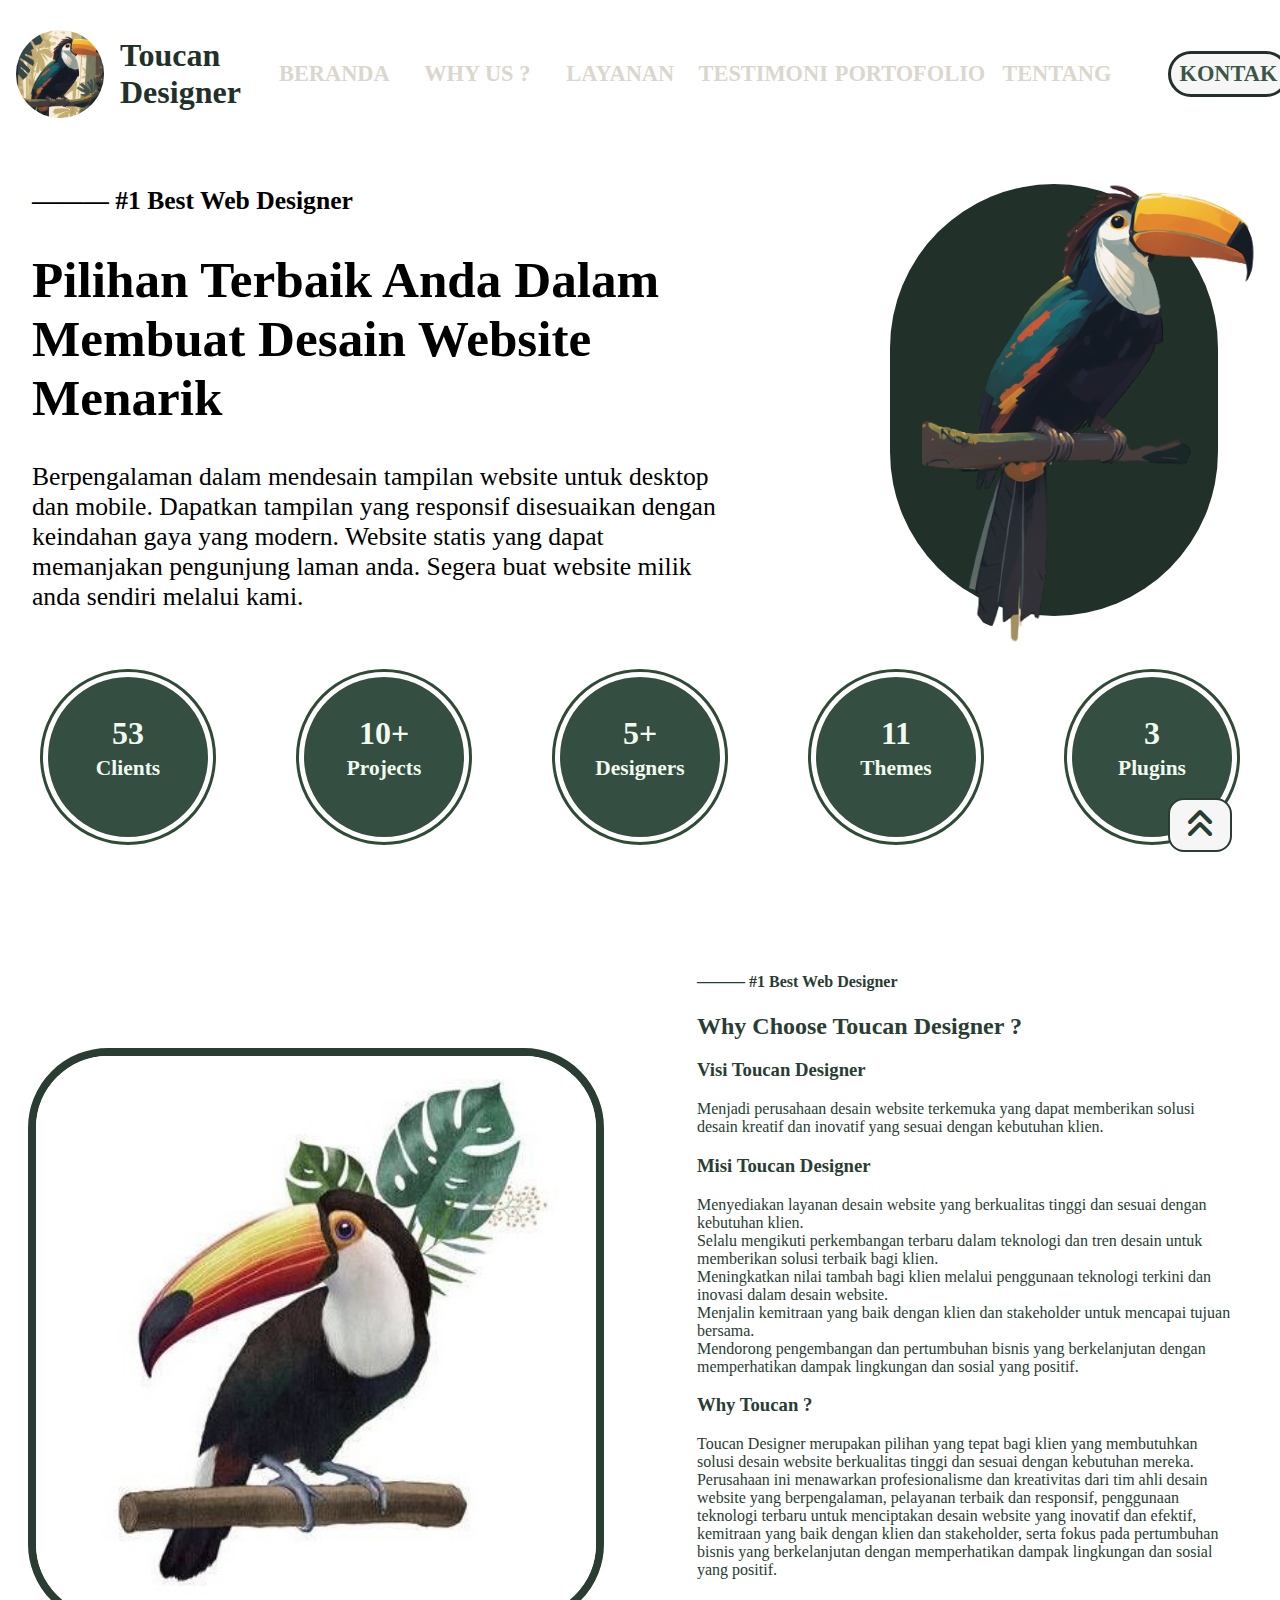
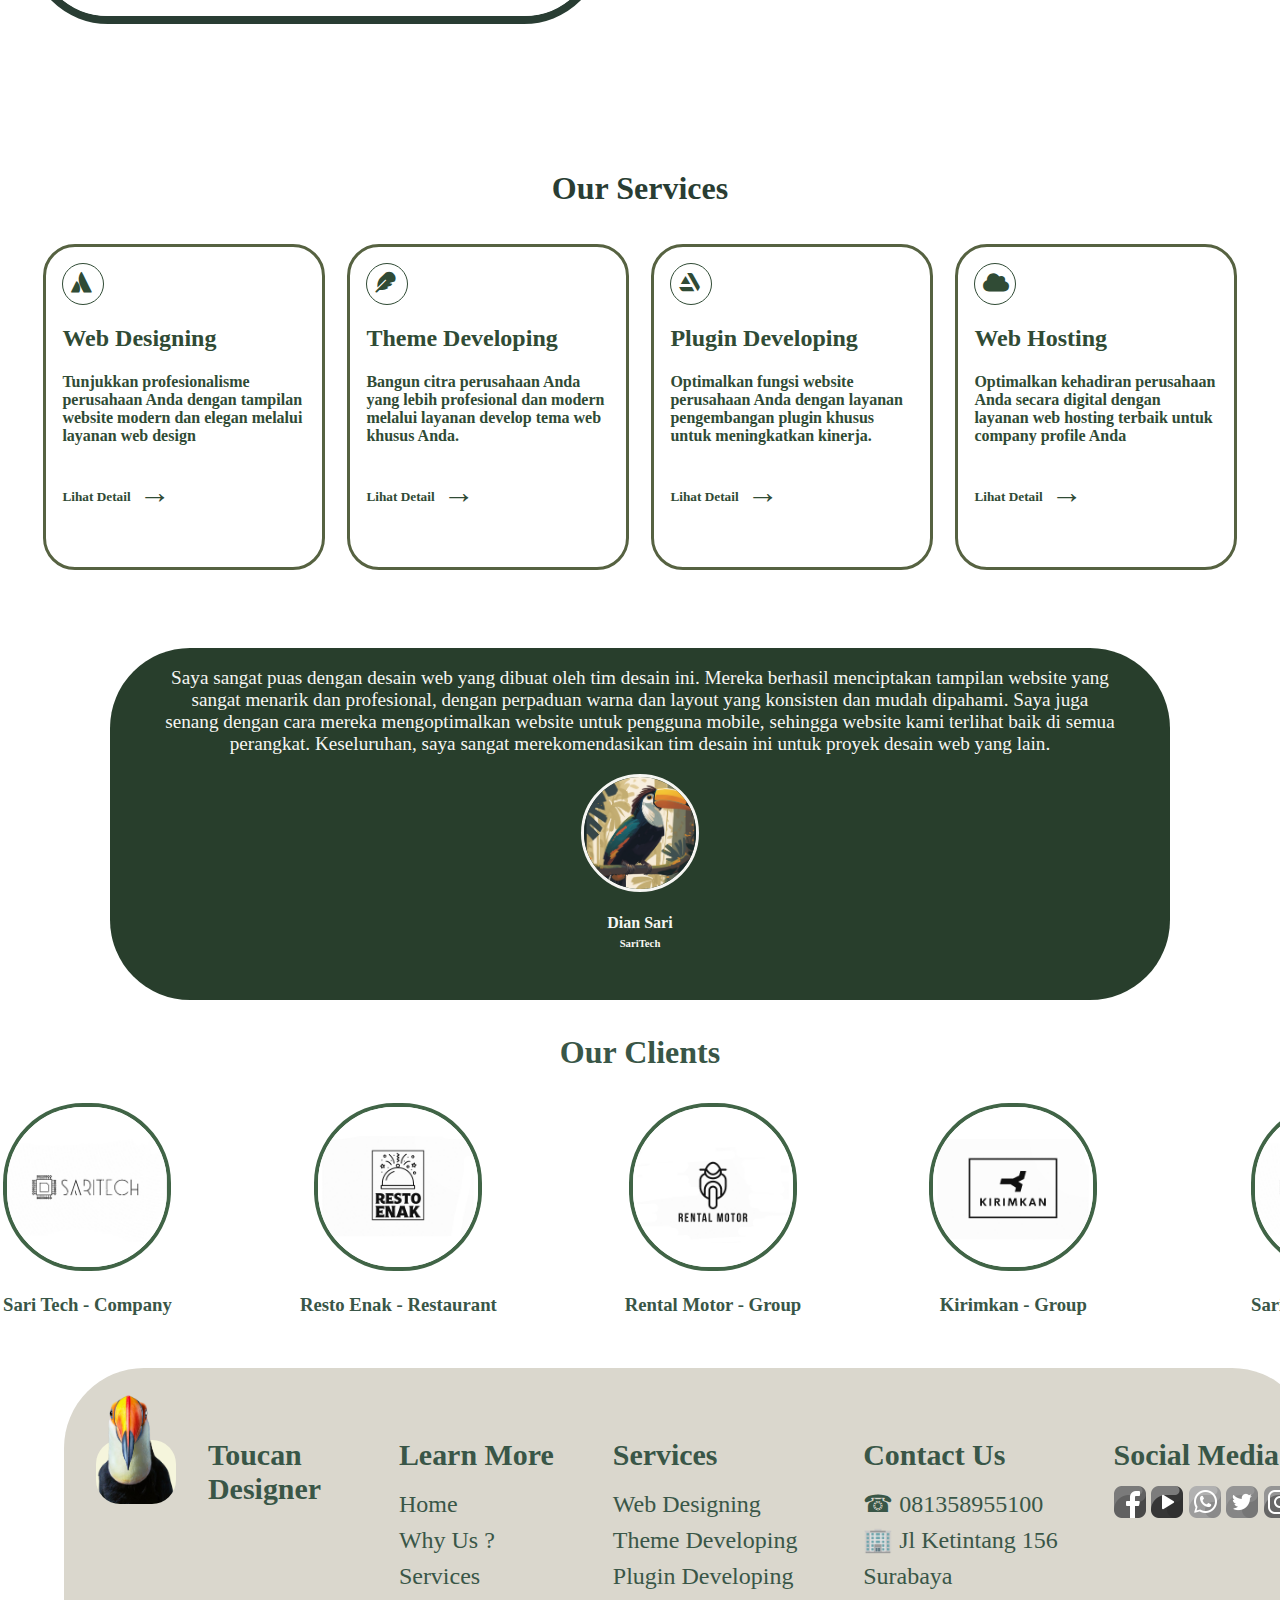
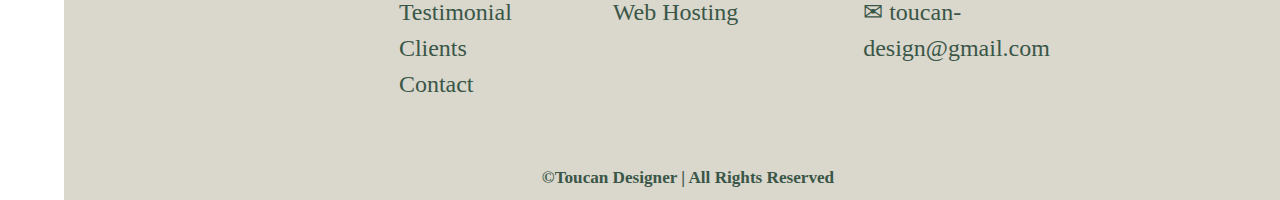
<file: index.html>
<!DOCTYPE html>
<html lang="en">

<head>
    <meta charset="UTF-8">
    <meta http-equiv="X-UA-Compatible" content="IE=edge">
    <meta name="viewport" content="width=device-width, initial-scale=1.0">
    <title>Toucan Designer - Beranda</title>
    <link rel="stylesheet" href="assets/css/style.css">
    <link rel="stylesheet" href="https://cdnjs.cloudflare.com/ajax/libs/font-awesome/6.2.0/css/all.min.css" />
</head>

<body>
    <nav>
        <div class="navbar" id="navbar">
            <div class="profile-pic">
                <img src="assets/toucan.png" alt="">
                <h1 style="margin-left: 1rem;">Toucan Designer</h1>
            </div>
            <div class="profile-nav">
                <div class="nav-content">
                    <a href="index.html">BERANDA</a>
                </div>
                <div class="nav-content">
                    <a href="#why-us">WHY US ?</a>
                </div>
                <div class="nav-content">
                    <a href="#services">LAYANAN</a>
                </div>
                <div class="nav-content">
                    <a href="#testimonial">TESTIMONI</a>
                </div>
                <div class="nav-content">
                    <a href="portofolio.html">PORTOFOLIO</a>
                </div>
                <div class="nav-content">
                    <a href="#contact">TENTANG</a>
                    <!-- <div class="dropdown">
                        <a href="contact-us.html">Kontak</a>
                    </div> -->
                </div>
                <div class="nav-content cek-nav-kontak nav-kontak">
                    <a href="contact-us.html">KONTAK</a>
                </div>
            </div>
            <div class="dropdown">
                <a href="contact-us.html">KONTAK</a>
            </div>
            <div class="menu-btn"><i class="fa-solid fa-bars fa-xl"></i></div>
        </div>
    </nav>
    <div class="home" id="home">
        <div class="beranda">
            <div class="kata">
                <h4>&mdash;&mdash;&mdash; #1 Best Web Designer</h4>
                <h1 style="font-weight: 900;">Pilihan Terbaik Anda Dalam Membuat Desain Website Menarik </h1>
                <p>Berpengalaman dalam mendesain tampilan website untuk desktop dan mobile. Dapatkan tampilan yang
                    responsif disesuaikan
                    dengan keindahan gaya yang modern. Website statis yang dapat memanjakan pengunjung laman anda.
                    Segera buat website milik
                    anda sendiri melalui kami.
                </p>
            </div>
            <div class="gambar">
                <div class="gambar-isi">
                    <img src="assets/no-bg-toucan.png" alt="">
                </div>
            </div>
        </div>
        <div class="ikon">
            <div class="ikon-luar">
                <div class="ikon-isi">
                    <h4 style="margin-top: 3.5rem;">53</h4>
                    <h6 style="margin-top: -0.5rem;">Clients</h6>
                </div>
            </div>
            <div class="ikon-luar">
                <div class="ikon-isi">
                    <h4 style="margin-top: 3.5rem;">10+</h4>
                    <h6 style="margin-top: -0.5rem;">Projects</h6>
                </div>
            </div>
            <div class="ikon-luar">
                <div class="ikon-isi">
                    <h4 style="margin-top: 3.5rem;">5+</h4>
                    <h6 style="margin-top: -0.5rem;">Designers</h6>
                </div>
            </div>
            <div class="ikon-luar">
                <div class="ikon-isi">
                    <h4 style="margin-top: 3.5rem;">11</h4>
                    <h6 style="margin-top: -0.5rem;">Themes</h6>
                </div>
            </div>
            <div class="ikon-luar">
                <div class="ikon-isi">
                    <h4 style="margin-top: 3.5rem;">3</h4>
                    <h6 style="margin-top: -0.5rem;">Plugins</h6>
                </div>
            </div>
        </div>
        
    </div>
    <!-- <hr color="#213129" size="2"> -->
    <div class="why-us" id="why-us">
        <div class="why-us-cover">
            <img src="assets/toucan-mid.jpg" alt="">
        </div>
        <div class="why-us-content">
            <div class="content-inside">
                <h4>&mdash;&mdash;&mdash; #1 Best Web Designer</h4>
                <h2>Why Choose Toucan Designer ?</h2>
                <h3>Visi Toucan Designer</h3>
                <p>
                    Menjadi perusahaan desain website
                    terkemuka yang dapat memberikan solusi desain kreatif dan inovatif yang sesuai dengan kebutuhan
                    klien.
                </p>
                <h3>Misi Toucan Designer</h3>
                <ul style="list-style-type: none;margin-left: -2.5rem;">
                    <li>Menyediakan layanan desain website yang berkualitas tinggi dan sesuai dengan kebutuhan klien.
                    </li>
                    <li>Selalu mengikuti perkembangan terbaru dalam teknologi dan tren desain untuk memberikan solusi
                        terbaik bagi klien.</li>
                    <li>Meningkatkan nilai tambah bagi klien melalui penggunaan teknologi terkini dan inovasi dalam
                        desain website.</li>
                    <li>
                        Menjalin kemitraan yang baik dengan klien dan stakeholder untuk mencapai tujuan bersama.
                    </li>
                    <li>
                        Mendorong pengembangan dan pertumbuhan bisnis yang berkelanjutan dengan memperhatikan dampak
                        lingkungan dan sosial yang positif.
                    </li>
                </ul>
                <h3>Why Toucan ?</h3>
                <p>
                    Toucan Designer merupakan pilihan yang tepat bagi klien yang membutuhkan solusi desain website
                    berkualitas tinggi
                    dan sesuai dengan kebutuhan mereka. Perusahaan ini menawarkan profesionalisme dan kreativitas dari
                    tim ahli desain
                    website yang berpengalaman, pelayanan terbaik dan responsif, penggunaan teknologi terbaru untuk
                    menciptakan desain
                    website yang inovatif dan efektif, kemitraan yang baik dengan klien dan stakeholder, serta fokus
                    pada pertumbuhan
                    bisnis yang berkelanjutan dengan memperhatikan dampak lingkungan dan sosial yang positif.
                </p>
            </div>
        </div>
    </div>
    <!-- <hr color="#293d33" size="2"> -->
    <div class="services" id="services">
        <h1 style="display:flex; justify-content: center;margin-top: 0.1rem;color: #293d33;">Our Services</h1>
        <div class="layanan">
            <div class="layanan-isi">
                <i class="fab fa-atlassian"></i>
                <h2>Web Designing</h2>
                <h4>Tunjukkan profesionalisme perusahaan Anda dengan tampilan website modern dan elegan melalui layanan
                    web design </h4>
                <div class="layanan-isi-arah">
                    <h5>Lihat Detail</h5>
                    <h1>&rarr;</h1>
                </div>
            </div>
            <div class="layanan-isi">
                <i class="fas fa-feather"></i>
                <h2>Theme Developing</h2>
                <h4>Bangun citra perusahaan Anda yang lebih profesional dan modern melalui layanan develop tema web
                    khusus Anda.</h4>
                <div class="layanan-isi-arah">
                    <h5>Lihat Detail</h5>
                    <h1>&rarr;</h1>
                </div>
            </div>
            <div class="layanan-isi">
                <i class="fab fa-artstation"></i>
                <h2>Plugin Developing</h2>
                <h4>Optimalkan fungsi website perusahaan Anda dengan layanan pengembangan plugin khusus untuk
                    meningkatkan kinerja.</h4>
                <div class="layanan-isi-arah">
                    <h5>Lihat Detail</h5>
                    <h1>&rarr;</h1>
                </div>
            </div>
            <div class="layanan-isi">
                <i class="fas fa-cloud"></i>
                <h2>Web Hosting</h2>
                <h4>Optimalkan kehadiran perusahaan Anda secara digital dengan layanan web hosting terbaik untuk company
                    profile Anda</h4>
                <div class="layanan-isi-arah">
                    <h5>Lihat Detail</h5>
                    <h1>&rarr;</h1>
                </div>
            </div>
        </div>
    </div>
    <div class="testimonial" id="testimonial">
        <div class="testimonial-isi">
            <p>
                Saya sangat puas dengan desain web yang dibuat oleh tim desain ini.
                Mereka berhasil menciptakan tampilan website yang sangat menarik dan profesional, dengan perpaduan
                warna dan layout yang konsisten dan mudah dipahami. Saya juga senang dengan cara mereka mengoptimalkan
                website untuk pengguna mobile, sehingga website kami terlihat baik di semua perangkat.
                Keseluruhan, saya sangat merekomendasikan tim desain ini untuk proyek desain web yang lain.
            </p>
            <img src="assets/toucan.png" alt="">
            <h4>Dian Sari</h4>
            <h6 style="margin-top: -1rem;">SariTech</h6>
        </div>
    </div>
    <!-- <hr color="#213129" size="2"> -->

    <div class="clients" id="clients">
        <h1 style="display:flex; justify-content: center;margin-top: 0.1rem;">Our Clients</h1>
        <div class="clients-slider">
            <div class="clients-content" style="margin-top: -1.3rem;">
                <div class="clients-detail">
                    <img src="assets/saritech.jpg" alt="">
                    <h3>Sari Tech - Company</h3>
                </div>
                <div class="clients-detail">
                    <img src="assets/restoenak.jpg" alt="">
                    <h3>Resto Enak - Restaurant</h3>
                </div>
                <div class="clients-detail">
                    <img src="assets/rentalmotor.jpg" alt="">
                    <h3>Rental Motor - Group</h3>
                </div>
                <div class="clients-detail">
                    <img src="assets/kirimkan.jpg" alt="">
                    <h3>Kirimkan - Group</h3>
                </div>
            </div>
        </div>
    </div>
    <footer id="contact">
        <div class="footer-contact">
            <div class="footer-logo">
                <div class="logo">
                    <img src="assets/logo.png" alt="">
                </div>
                <h3 style="margin-left: 2rem;">Toucan Designer</h3>
            </div>
            <div class="learn-more">
                <h3>Learn More</h3>
                <ul style="list-style-type: none;margin-left: -2.5rem;">
                    <li>
                        <a href="#home">Home</a>
                    </li>
                    <li>
                        <a href="#why-us">Why Us ?</a>
                    </li>
                    <li>
                        <a href="#services">Services</a>
                    </li>
                    <li>
                        <a href="#testimonial">Testimonial</a>
                    </li>
                    <li>
                        <a href="#clients">Clients</a>
                    </li>
                    <li>
                        <a href="#contact">Contact</a>
                    </li>
                </ul>
            </div>
            <div class="footer-services" style="width: 18%;">
                <h3>Services</h3>
                <ul style="list-style-type: none;margin-left: -2.5rem;">
                    <li>Web Designing</li>
                    <li>Theme Developing</li>
                    <li>Plugin Developing</li>
                    <li>Web Hosting</li>
                </ul>
            </div>
            <div class="contact-us" style="width: 18%;">
                <h3>Contact Us</h3>
                <ul style="list-style-type: none;margin-left: -2.5rem;">
                    <li>&#9742;&nbsp;081358955100</li>
                    <li>&#127970;&nbsp;Jl Ketintang 156 Surabaya</li>
                    <li>&#9993;&nbsp;toucan-design@gmail.com</li>
                </ul>
            </div>
            <div class="social-media">
                <h3>Social Media</h3>
                <ul style="list-style-type: none;margin-left: -2.5rem;" class="media-icon">
                    <li>
                        <img src="assets/facebook.png" alt="">
                    </li>
                    <li>
                        <img src="assets/youtube.png" alt="">
                    </li>
                    <li>
                        <img src="assets/whatsapp.png" alt="">
                    </li>
                    <li>
                        <img src="assets/twitter.png" alt="">
                    </li>
                    <li>
                        <img src="assets/instagram.png" alt="">
                    </li>
                </ul>
            </div>
        </div>
        <h6 style="display:flex; align-items: center;justify-content: center;">
            &copy;Toucan Designer | All Rights Reserved
        </h6>
    </footer>

    <div class="scrollTop" onclick="scrollToTop()">
        <i class="fa-solid fa-angles-up fa-2xl"></i>
    </div>

    <script src="assets/js/javascript.js"></script>
    <script type="text/javascript">
        // Function for Show or Hide The Navbar
        var prevScrollpos = window.pageYOffset;
        window.onscroll = function () {
            var currentScrollPos = window.pageYOffset;
            if (prevScrollpos > currentScrollPos) {
                document.getElementById("navbar").style.top = "0";
                document.getElementById("navbar").style.opacity = "1";
            } else {
                document.getElementById("navbar").style.top = "-9rem";
                document.getElementById("navbar").style.opacity = "0";
            }
            prevScrollpos = currentScrollPos;
        }


        var navLinks = document.querySelectorAll('nav .navbar .profile-nav .nav-content a');
        // Add a scroll event listener to the window
        window.addEventListener('scroll', function () {
            var fromTop = window.scrollY;
            // Loop through all the links
            navLinks.forEach(function (link) {
                var section = document.querySelector(link.hash);
                // Check if the current link is within the visible section of the page
                if (section.offsetTop <= fromTop && section.offsetTop + section.offsetHeight > fromTop) {
                    link.classList.add('active');
                } else {
                    link.classList.remove('active');
                }
            });
        });

    </script>
</body>

</html>
</file>
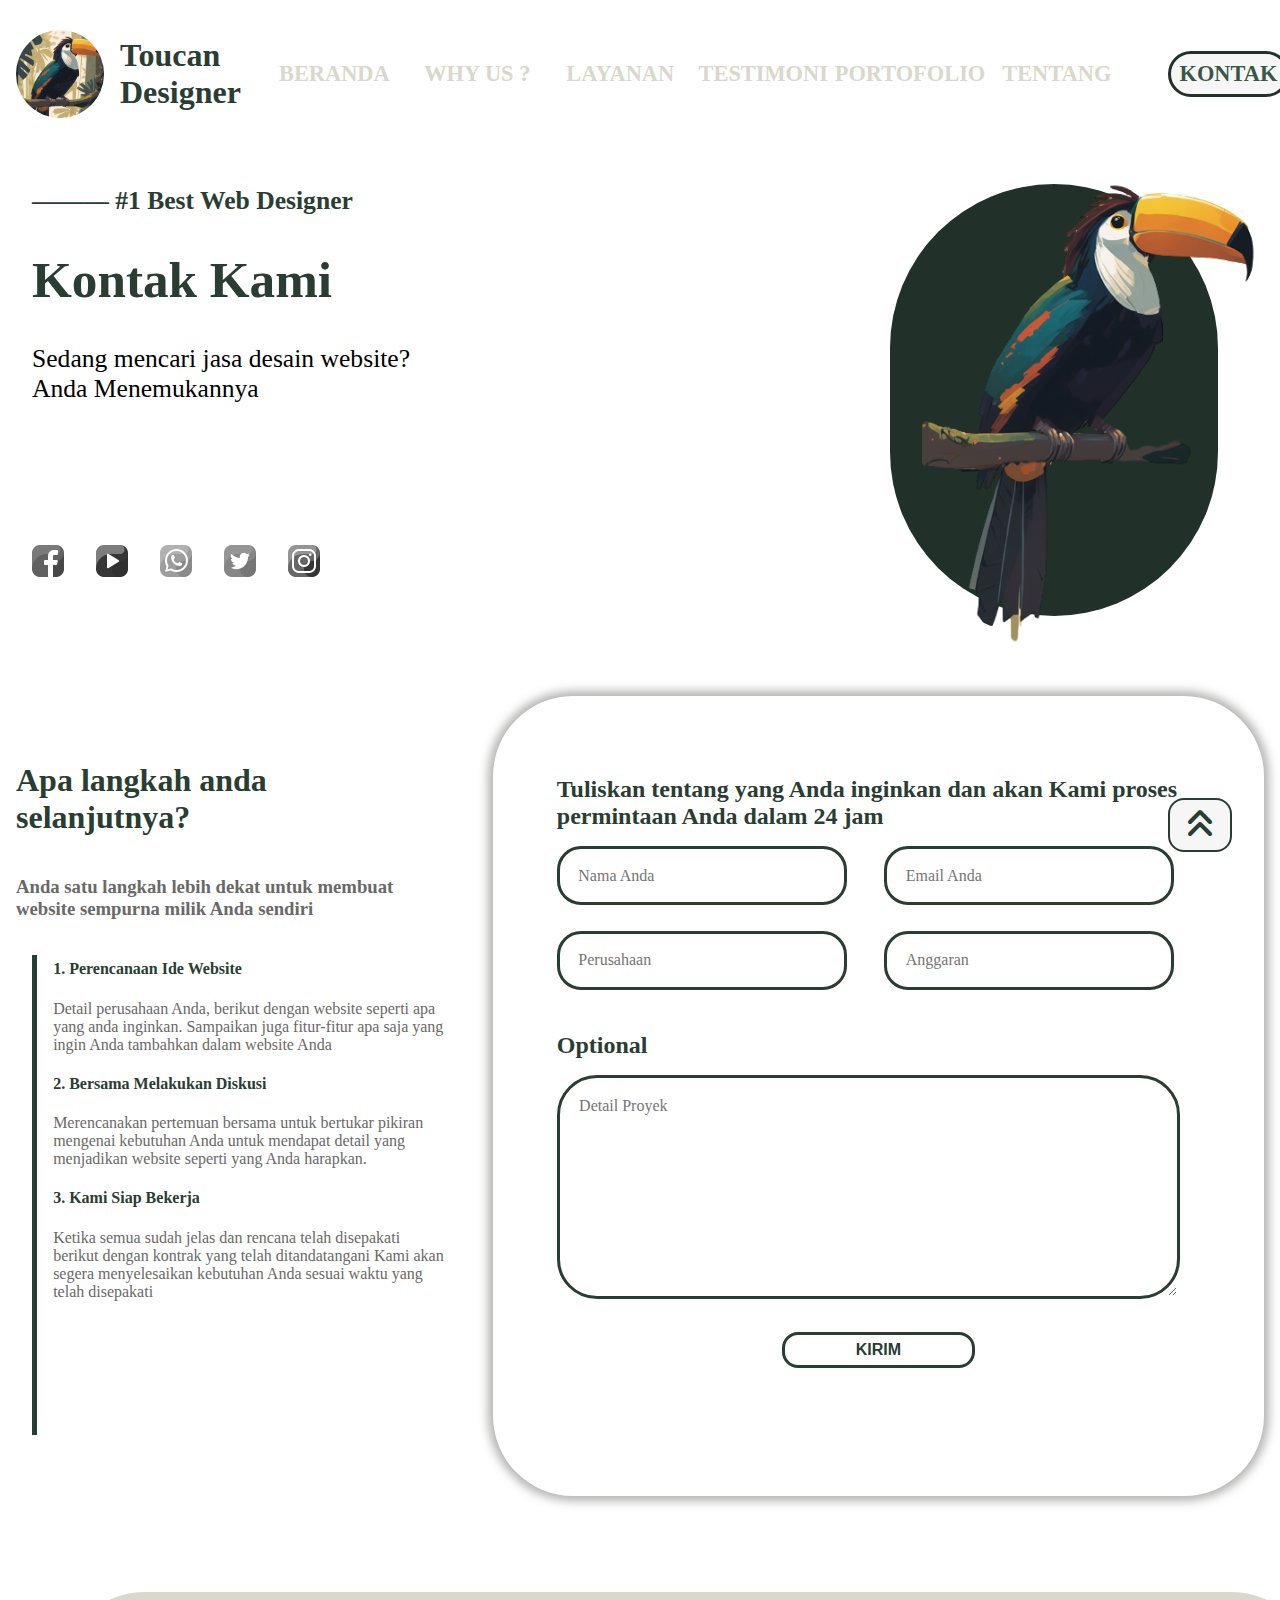
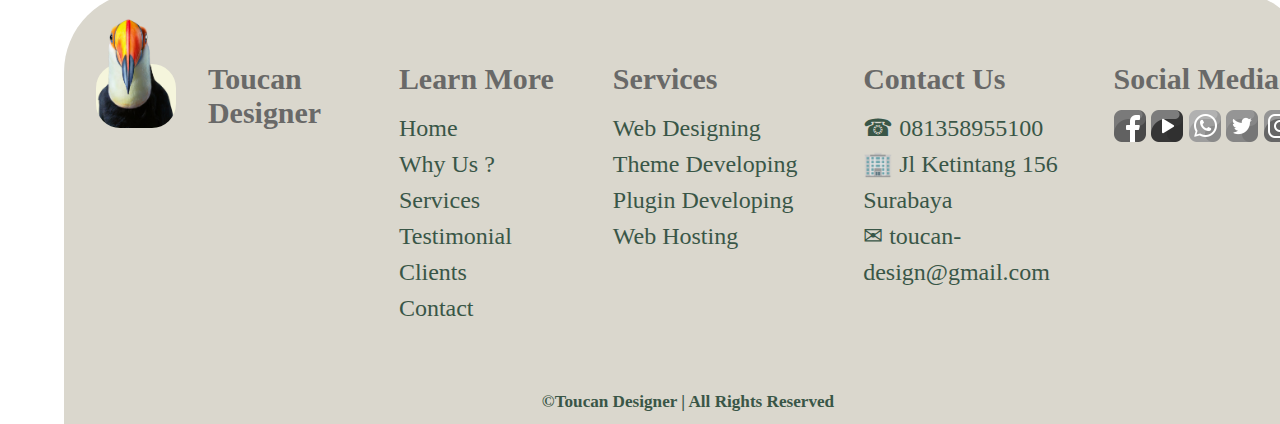
<file: contact-us.html>
<!DOCTYPE html>
<html lang="en">

<head>
    <meta charset="UTF-8">
    <meta http-equiv="X-UA-Compatible" content="IE=edge">
    <meta name="viewport" content="width=device-width, initial-scale=1.0">
    <title>Toucan Designer - Kontak Kami</title>
    <link rel="stylesheet" href="assets/css/style.css">
    <link rel="stylesheet" href="https://cdnjs.cloudflare.com/ajax/libs/font-awesome/6.2.0/css/all.min.css" />
    <style>
        .home {
            /* background-color: bisque; */
            height: 35rem;
        }

        .kontak-social {
            /* background-color: #696968; */
            width: 50%;
            align-items: start;
            justify-content: space-between;
        }

        .kontak-social ul li {
            margin-right: 2rem;
        }

        .why-us {
            margin-bottom: 5rem;
        }

        .why-us-cover {
            width: 40%;
            padding: 3rem 3rem 3rem 0;
            flex-direction: column;
        }

        h1,
        h4 {
            color: #293d33;
            text-align: start;
        }


        h3,
        h5,
        .cover-detail-content p {
            color: #696968;
            text-align: start;
        }

        .cover-detail {
            display: flex;
            flex-direction: row;
            justify-content: space-around;
            /* background-color: aliceblue; */
        }

        .cover-detail-line {
            background-color: #293d33;
            width: 1rem;
            height: 30rem;
            margin: 1rem;
        }
    </style>
</head>

<body>
    <nav>
        <div class="navbar" id="navbar">
            <div class="profile-pic">
                <img src="assets/toucan.png" alt="">
                <h1 style="margin-left: 1rem;">Toucan Designer</h1>
            </div>
            <div class="profile-nav">
                <div class="nav-content">
                    <a href="index.html">BERANDA</a>
                </div>
                <div class="nav-content">
                    <a href="index.html#why-us">WHY US ?</a>
                </div>
                <div class="nav-content">
                    <a href="index.html#services">LAYANAN</a>
                </div>
                <div class="nav-content">
                    <a href="index.html#testimonial">TESTIMONI</a>
                </div>
                <div class="nav-content">
                    <a href="portofolio.html">PORTOFOLIO</a>
                </div>
                <div class="nav-content">
                    <a href="#contact">TENTANG</a>
                    <!-- <div class="dropdown">
                        <a href="#">Kontak</a>
                    </div> -->
                </div>
                <div class="nav-content cek-nav-kontak nav-kontak">
                    <a href="#">KONTAK</a>
                </div>
            </div>
            <div class="dropdown">
                <a href="#">KONTAK</a>
            </div>            
            <div class="menu-btn"><i class="fa-solid fa-bars fa-xl"></i></div>
        </div>
    </nav>
    <div class="home" id="home">
        <div class="beranda">
            <div class="kata">
                <h4>&mdash;&mdash;&mdash; #1 Best Web Designer</h4>
                <h1 style="font-weight: 900;">Kontak Kami</h1>
                <p>Sedang mencari jasa desain website?<br>Anda Menemukannya </p>
                <br><br><br>
                <div class="social-media kontak-social">
                    <ul style="list-style-type: none;margin-left: -2.5rem;" class="media-icon">
                        <li>
                            <img src="assets/facebook.png" alt="">
                        </li>
                        <li>
                            <img src="assets/youtube.png" alt="">
                        </li>
                        <li>
                            <img src="assets/whatsapp.png" alt="">
                        </li>
                        <li>
                            <img src="assets/twitter.png" alt="">
                        </li>
                        <li>
                            <img src="assets/instagram.png" alt="">
                        </li>
                    </ul>
                </div>
            </div>
            <div class="gambar">
                <div class="gambar-isi">
                    <img src="assets/no-bg-toucan.png" alt="">
                </div>
            </div>
        </div>

    </div>
    <!-- <hr color="#213129" size="2"> -->
    <div class="why-us tablet" id="why-us">
        <div class="why-us-cover tablet">
            <h1>Apa langkah anda selanjutnya?</h1>
            <h3>Anda satu langkah lebih dekat untuk membuat website sempurna milik Anda sendiri</h3>
            <div class="cover-detail">
                <div class="cover-detail-line"></div>
                <div class="cover-detail-content">
                    <h4>1. Perencanaan Ide Website</h4>
                    <p>Detail perusahaan Anda, berikut dengan website seperti apa yang anda inginkan. Sampaikan juga
                        fitur-fitur apa saja yang ingin Anda tambahkan dalam website Anda</p>
                    <h4>2. Bersama Melakukan Diskusi</h4>
                    <p>Merencanakan pertemuan bersama untuk bertukar pikiran mengenai kebutuhan Anda untuk mendapat
                        detail yang menjadikan website seperti yang Anda harapkan.</p>
                    <h4>3. Kami Siap Bekerja</h4>
                    <p>Ketika semua sudah jelas dan rencana telah disepakati berikut dengan kontrak yang telah
                        ditandatangani Kami akan segera menyelesaikan kebutuhan Anda sesuai waktu yang telah disepakati
                    </p>

                </div>
            </div>
        </div>
        <div class="why-us-form tablet phone">
            <h1>Tuliskan tentang yang Anda inginkan dan akan Kami proses permintaan Anda dalam 24 jam</h1>
            <form action="">
                <div class="div">
                    <input type="text" placeholder="Nama Anda">
                    <input type="text" placeholder="Email Anda">
                </div>
                <div class="div">
                    <input type="text" placeholder="Perusahaan">
                    <input type="text" placeholder="Anggaran">
                </div>
                <h1 style="font-weight: bolder;">Optional</h1>
                <textarea name="" id="" cols="25" rows="10" placeholder="Detail Proyek"></textarea>
                <button>KIRIM</button>
            </form>
        </div>
    </div>
    <!-- <hr color="#293d33" size="2"> -->
    <!-- <hr color="#213129" size="2"> -->

    <footer class="footer tablet phone" id="contact">
        <div class="footer-contact tablet phone">
            <div class="footer-logo">
                <div class="logo">
                    <img src="assets/logo.png" alt="">
                </div>
                <h3 style="margin-left: 2rem;">Toucan Designer</h3>
            </div>
            <div class="learn-more">
                <h3>Learn More</h3>
                <ul style="list-style-type: none;margin-left: -2.5rem;">
                    <li>
                        <a href="#home">Home</a>
                    </li>
                    <li>
                        <a href="#why-us">Why Us ?</a>
                    </li>
                    <li>
                        <a href="#services">Services</a>
                    </li>
                    <li>
                        <a href="#testimonial">Testimonial</a>
                    </li>
                    <li>
                        <a href="#clients">Clients</a>
                    </li>
                    <li>
                        <a href="#contact">Contact</a>
                    </li>
                </ul>
            </div>
            <div class="footer-services" style="width: 18%;">
                <h3>Services</h3>
                <ul style="list-style-type: none;margin-left: -2.5rem;">
                    <li>Web Designing</li>
                    <li>Theme Developing</li>
                    <li>Plugin Developing</li>
                    <li>Web Hosting</li>
                </ul>
            </div>
            <div class="contact-us" style="width: 18%;">
                <h3>Contact Us</h3>
                <ul style="list-style-type: none;margin-left: -2.5rem;">
                    <li>&#9742;&nbsp;081358955100</li>
                    <li>&#127970;&nbsp;Jl Ketintang 156 Surabaya</li>
                    <li>&#9993;&nbsp;toucan-design@gmail.com</li>
                </ul>
            </div>
            <div class="social-media">
                <h3>Social Media</h3>
                <ul style="list-style-type: none;margin-left: -2.5rem;" class="media-icon">
                    <li>
                        <img src="assets/facebook.png" alt="">
                    </li>
                    <li>
                        <img src="assets/youtube.png" alt="">
                    </li>
                    <li>
                        <img src="assets/whatsapp.png" alt="">
                    </li>
                    <li>
                        <img src="assets/twitter.png" alt="">
                    </li>
                    <li>
                        <img src="assets/instagram.png" alt="">
                    </li>
                </ul>
            </div>
        </div>
        <h6 style="display:flex; align-items: center;justify-content: center;">
            &copy;Toucan Designer | All Rights Reserved
        </h6>
    </footer>

    <div class="scrollTop" onclick="scrollToTop()">
        <i class="fa-solid fa-angles-up fa-2xl"></i>
    </div>

    <script src="assets/js/javascript.js"></script>
    <script type="text/javascript">
        // Function for Show or Hide The Navbar
        var prevScrollpos = window.pageYOffset;
        window.onscroll = function () {
            var currentScrollPos = window.pageYOffset;
            if (prevScrollpos > currentScrollPos) {
                document.getElementById("navbar").style.top = "0";
                document.getElementById("navbar").style.opacity = "1";
            } else {
                document.getElementById("navbar").style.top = "-9rem";
                document.getElementById("navbar").style.opacity = "0";
            }
            prevScrollpos = currentScrollPos;
        }


        var navLinks = document.querySelectorAll('nav .navbar .profile-nav .nav-content a');
        // Add a scroll event listener to the window
        window.addEventListener('scroll', function () {
            var fromTop = window.scrollY;
            // Loop through all the links
            navLinks.forEach(function (link) {
                var section = document.querySelector(link.hash);
                // Check if the current link is within the visible section of the page
                if (section.offsetTop <= fromTop && section.offsetTop + section.offsetHeight > fromTop) {
                    link.classList.add('active');
                } else {
                    link.classList.remove('active');
                }
            });
        });

    </script>
</body>

</html>
</file>
<file: assets/css/style.css>
* {
    /* margin: 0;
    padding: 0; */
    /* box-sizing: border-box; */
    scroll-behavior: smooth;
}

body {
    margin: auto;
    font-family: 'Segoe UI';
    justify-self: center;
    width: 80rem;
    max-width: 80rem;
    /* background-color: #a3b18a; */
}

nav {
    height: 7.5rem;
    background-color: white;
}

.navbar {
    padding: 1rem;
    display: flex;
    flex-direction: row;
    justify-content: space-between;
    align-items: center;
    position: fixed;
    background-color: white;
    z-index: 999;
    top: 0;
    transition: top 0.6s, opacity 0.4s;
}

.profile-pic {
    width: 15%;
    /* background-color: aquamarine; */
    display: flex;
    flex-direction: row;
    align-items: center;
    color: #213129;
}

.profile-pic img {
    height: 5.5rem;
    border-radius: 5rem;
}

.profile-nav {
    /* background-color: aqua; */
    width: 68%;
    display: flex;
    flex-direction: row;
    align-items: center;
    justify-content: space-around;
}


.nav-content {
    /* background-color: bisque; */
    height: 4.3rem;
    width: 10rem;
    display: flex;
    flex-direction: column;
    align-items: center;
    justify-content: center;
    border-radius: 3rem;
}

.nav-kontak {
    display: none;
}


.dropdown {
    background-color: #f6f6f6;
    height: 4.3rem;
    width: 9%;
    height: 2.5rem;
    display: flex;
    flex-direction: row;
    align-items: center;
    justify-content: center;
    border-radius: 3rem;
    border: solid 3px #213129;
    margin-left: -1rem;
    transition: border-color 0.5s ease, background-color 0.3s ease;
}

.dropdown a {
    color: #395647;
    transition: color 0.3s ease;
}

.dropdown:hover {
    border-color: #f6f6f6;
    background-color: #a3b18a;
}

.dropdown:hover a {
    color: #f6f6f6;
}

a {
    font-weight: 700;
    font-size: 1.4rem;
    text-decoration: none;
    color: #dad7cd;
    transition: transform 0.5s ease, color 0.2s ease-in;

}

.nav-content a:hover,
nav .navbar .profile-nav .nav-content a.active {
    /* background-color: bisque; */
    transform: scale(1.2, 1.2);
    color: #344e41;
}


.menu-btn {
    display: none;
}

/* .dropdown {
    display: flex;
    opacity: 0;
    height: 4.3rem;
    width: 10rem;
    align-items: center;
    justify-content: space-between;
    flex-direction: column;
    padding: 1rem;
    background-color: #a3b18a;
    transition: opacity 0.3s ease-in, transform 0.4s ease-in;
    transition-delay: 0.1s;
} */

/* .dropdown a {
    color: #dad7cd;
} */

/* .nav-content.contact:hover .dropdown {
    opacity: 1;
    transform: translateY(1rem);

} */

.home {
    /* background-color: bisque; */
    height: 50rem;
}

.beranda {
    padding: 1rem;
    display: flex;
    flex-direction: row;
    justify-content: space-between;
}

.kata {
    /* background-color: aliceblue; */
    width: 55%;
    font-size: 1.6rem;
    padding: 1rem;
}

.gambar {
    width: 30%;
    height: 30rem;
}

.gambar-isi {
    display: flex;
    background-color: #213129;
    overflow: initial;
    width: 16.5rem;
    height: 23rem;
    margin-top: 3rem;
    margin-right: 0rem;
    border-radius: 30rem;
    padding: 2rem;
}

.gambar-isi img {
    margin-top: -3rem;
    width: 21rem;
    height: 30rem;
    /* background-color: brown; */
    /* border-radius: 20rem; */
}

.ikon {
    display: flex;
    flex-direction: row;
    justify-content: space-around;
}

.ikon-luar {
    /* background-color: black; */
    width: 10rem;
    height: 10rem;
    padding: 0.3rem;
    display: flex;
    justify-content: center;
    align-items: center;
    border-radius: 10rem;
    border: 0.2rem solid #304b35;
    transition: transform 0.4s ease-in, border-color 0.6s ease-in;
}

.ikon-luar:hover {
    transform: scale(1.05);
    border-color: #344e41;
    cursor: pointer;
}

.ikon-isi {
    background-color: #344e41;
    color: #f1faee;
    width: 10rem;
    height: 10rem;
    display: flex;
    flex-direction: column;
    align-items: center;
    border-radius: 10rem;
    font-size: 2rem;
    line-height: 1%;
    transition: background-color 0.3s ease-in, color 0.1s ease-in;
}

.ikon-isi:hover {
    background-color: #f6f6f3;
    color: #344e41;
}

.why-us {
    /* background-color: steelblue; */
    height: 50rem;
    display: flex;
    flex-direction: row;
    justify-content: space-between;
    padding: 1rem;
}

.why-us-cover {
    /* background-color: chocolate; */
    width: 48%;
    display: flex;
    align-items: center;
    justify-content: center;
}

.why-us-cover img {
    width: 35rem;
    border-radius: 5rem;
    border: 0.5rem solid #293d33;
}

.why-us-content {
    /* background-color: darkslategray; */
    color: #293d33;
    width: 48%;
}

.content-inside {
    margin-top: -1rem;
    padding: 2rem;
}

.why-us-form {
    width: 60%;
    padding: 4rem;
    /* border: #293d33 0.5rem solid; */
    border-radius: 5rem;
    box-shadow: 0px 0px 10px 5px rgba(105, 105, 104, 0.5);
}

.why-us-form form {
    display: flex;
    flex-direction: column;

}

.why-us-form h1 {
    font-size: 1.5rem;
}

.why-us form div {
    width: 96%;
    margin-bottom: 4%;
    display: flex;
    justify-content: space-between;
}

.why-us-form form input {
    width: 40%;
    height: 1rem;
    border: #293d33 0.2rem solid;
    border-radius: 1.5rem;
    align-items: center;
    font-family: 'Segoe UI';
    font-size: 1rem;
    font-weight: 600;
    color: #293d33;
    padding: 3%;
}

.why-us-form form input::placeholder,
.why-us-form form textarea::placeholder {
    display: flex;
    align-items: center;
    font-family: 'Segoe UI';
    font-size: 1rem;
    font-weight: 500;
}

.why-us-form form textarea {
    width: 90%;
    border: #293d33 0.2rem solid;
    border-radius: 2.5rem;
    font-family: 'Segoe UI';
    font-size: 1rem;
    font-weight: 600;
    padding: 3%;
    color: #293d33;
}

.why-us-form form button {
    display: flex;
    justify-content: center;
    margin: 5% 35% 5% 35%;
    width: 30%;
    height: 30%;
    background: none;
    font-size: 1rem;
    font-weight: 600;
    padding: 1%;
    color: #293d33;
    border: #293d33 0.2rem solid;
    border-radius: 1rem;
    cursor: pointer;
    transition: scale 0.3s ease, background-color 0.3s ease, color 0.3s ease;
}

.why-us-form form button:hover {
    background-color: #293d33;
    color: #fff;
    scale: 1.1;
}

.services {
    /* background-color: darkolivegreen; */
    height: 28rem;
    padding: 1rem;
}

.layanan {
    display: flex;
    flex-direction: row;
    justify-content: space-around;
    padding: 1rem;
}

.layanan-isi {
    width: 20%;
    background-color: #fff;
    height: 18rem;
    border-width: 0.2rem;
    border-style: solid;
    border-color: #566241;
    color: #304b35;
    border-radius: 2rem;
    padding: 1rem;
    transition: transform 0.3s ease-in-out;
}

.layanan-isi i {
    border: 0.1rem solid #304b35;
    border-radius: 5rem;
    width: 1.5rem;
    height: 1.5rem;
    font-size: 1.3rem;
    padding: 0.5rem;
}

.layanan-isi:hover {
    transform: translateY(-2rem);
    cursor: pointer;
}

.layanan-isi-arah {
    display: flex;
    flex-direction: row;
    margin-top: -1rem;
    /* background-color: beige; */
}

.layanan-isi-arah h5 {
    transform: translateY(1rem);
}

.layanan-isi-arah h1 {
    transform: translate(0.5rem, 0.1rem);
}

.testimonial {
    padding: 1rem;
    /* background-color: darkred; */
    height: 22rem;
    display: flex;
    justify-content: space-around;
}

.testimonial-isi {
    width: 85%;
    background-color: #283e2c;
    display: flex;
    flex-direction: column;
    align-items: center;
    text-align: center;
    border-radius: 5rem;
    color: #f6f6f3;
}

.testimonial-isi p {
    width: 90%;
    font-size: larger;
}

.testimonial-isi img {
    width: 7rem;
    border-radius: 7rem;
    border: 0.2rem solid #f6f6f3;
}

.clients {
    /* background-color: olivedrab; */
    height: 20rem;
    padding: 1rem;
    color: #395647;
    position: relative;
    overflow: hidden;
}

.clients-slider {
    position: relative;
}

.clients-content {
    position: absolute;
    width: 100%;
    left: 0;
    /* background-color: #213129; */
    display: flex;
    flex-direction: row;
    /* justify-content: space-around; */
    /* overflow: hidden; */
    /* padding: 2rem; */
}

.clients-detail {
    position: relative;
    /* display: flex; */
    /* flex-direction: column; */
    text-align: center;
    justify-content: center;
    border-radius: 5rem;
    margin-top: 2rem;
    margin-bottom: 2rem;
    margin-right: 4rem;
    margin-left: 4rem;
    /* padding: 2rem; */
    cursor: pointer;
}

.clients-detail img {
    width: 10rem;
    border-radius: 5rem;
    border: 0.3rem solid #406446;
}

.clients-detail:hover {
    scale: 1.05;
}

footer {
    /* background-size: cover; */
    width: 95%;
    height: 25rem;
    padding: 1rem;
    display: flex;
    flex-direction: column;
    /* align-items: center; */
    justify-content: space-between;
    font-size: 1.6rem;
    font-weight: bolder;
    background-color: #dad7cd;
    border-radius: 5rem 5rem 0 0;
    margin-left: 5%;

}

.footer-contact {
    height: 50%;
    display: flex;
    flex-direction: row;
    align-items: start;
    justify-content: space-between;
    margin-top: 2%;
    margin-bottom: 9rem;
}

.footer-logo {
    /* background-color: blue; */
    width: 21%;
    display: flex;
    flex-direction: row;
    align-items: center;
    justify-content: space-between;
    padding: 1rem;
    margin-top: -1rem;
}

.logo {
    background-color: beige;
    height: 4rem;
    display: flex;
    align-items: flex-end;
    border-radius: 1.5rem;
}

.footer-logo img {
    width: 5rem;
    border-bottom-left-radius: 1.5rem;
    border-bottom-right-radius: 1.5rem;
}

.footer-contact,
footer {
    color: #395647;
}

.footer-contact ul {
    margin-top: -1rem;
}

.learn-more,
.footer-services,
.contact-us,
.social-media {
    /* background-color: cornflowerblue; */
    width: 15%;
    display: flex;
    flex-direction: column;
    align-items: start;
}

.learn-more a,
.footer-services li,
.contact-us li {
    color: #395647;
    font-weight: 500;
    font-size: x-large;
    line-height: 1.5em;
}

.media-icon {
    width: 11.4rem;
    display: flex;
    flex-direction: row;
    justify-content: space-between;
}

.media-icon img {
    width: 2rem;
}

.social-media ul li img {
    filter: grayscale(100);
    transition: filter 0.1s ease;
}

.social-media ul li img:hover {
    filter: grayscale(0);
    cursor: pointer;
}

footer h6 {
    margin-top: 1rem;
}




/* Container on Portofolio */
.container {
    /* background-color: #566241; */
    margin: 4rem;
    position: absolute;
    /* left: 50%;
    top: 50%;
    transform: translate(-50%, -50%); */
    width: 100%;
    max-width: 80rem;
    height: 35rem;
    padding: 1rem;
    /* margin-top: -6%;
    margin-left: -8%; */
    /* margin-bottom: 10rem; */
    margin-top: 4rem;
    margin-left: 0rem;
    /* overflow: hidden; */
    /* background-color: #213129; */
    /* margin: 1rem; */
    /* box-shadow: 0 5px 15px #dbdbdb; */
}

#slide {
    width: max-content;
    margin-top: 0.5rem;
}

.item {
    position: absolute;
    width: 12.5rem;
    height: 20rem;
    background-position: 50%, 50%;
    display: inline-block;
    transition: 0.5s;
    background-size: cover;
    position: absolute;
    z-index: 1;
    /* left: 50%; */
    /* top: 50%;
    transform: translate(0%, -50%); */
    border-radius: 1rem;
    box-shadow: 0 5px 10px #dbdbdb;
}

.item:nth-child(1),
.item:nth-child(2) {
    left: 0;
    top: 0;
    transform: translate(0, 0);
    /* margin-top: 10rem;
    margin-left: 13.5rem; */
    border-radius: 2rem;
    width: 80rem;
    height: 40rem;
    box-shadow: none;
}

.item:nth-child(3) {
    left: calc(55% + 0rem);
    margin-top: 8rem;
}

.item:nth-child(4) {
    left: calc(55% + 14rem);
    margin-top: 8rem;
}

.item:nth-child(5) {
    left: calc(55% + 28rem);
    margin-top: 8rem;
}

.item:nth-child(6) {
    left: calc(55% + 42rem);
    margin-top: 8rem;
    opacity: 0;
}

.item:nth-child(7) {
    left: calc(55% + 56rem);
    margin-top: 8rem;
    opacity: 0;
}

.item:nth-child(n+8) {
    left: calc(55% + 70rem);
    margin-top: 8rem;
    opacity: 0;
}


.item .content {
    /* position: absolute; */
    /* top: 50%;
    left:10%; */
    width: 15rem;
    text-align: left;
    padding: 0;
    color: #eee;
    transform: translate(0, -50%);
    display: none;
    margin-left: 5rem;
    margin-top: 15rem;
}

.item:nth-child(2) .content {
    display: block;
    z-index: 999;
}

.item .name {
    font-family: system-ui;
    font-weight: bold;
    font-size: 4rem;
    opacity: 0;
    animation: showcontent 1s ease-in-out 1 forwards;
    text-shadow: 0px 0px 10px #000000;
}

.item .desc {
    font-family: system-ui;
    font-size: 2rem;
    opacity: 0;
    animation: showcontent 1s ease-in-out 0.3s 1 forwards;
    text-shadow: 0px 0px 10px #000000;

}

.item button {
    margin-top: 1.3rem;
    padding: 0.5rem 1rem;
    border: none;
    border-radius: 0.5rem;
    opacity: 0;
    cursor: pointer;
    animation: showcontent 1s ease-in-out 0.6s 1 forwards;
    box-shadow: 0px 0px 10px #000000;

}

@keyframes showcontent {
    from {
        opacity: 0;
        transform: translate(0, 100px);
        filter: blur(33px);
    }

    to {
        opacity: 1;
        transform: translate(0, 0);
        filter: blur(0);
    }
}

.buttons {
    position: absolute;
    bottom: 5%;
    left: 15%;
    /* transform: translate(-30%, 20%); */
    z-index: 1111;
    text-align: center;
    width: 71%;
    /* background-color: #283e2c; */
}

.buttons button {
    width: 3rem;
    height: 3rem;
    border-radius: 50%;
    border: 1px solid #555;
    transition: 0.5s;
    cursor: pointer;
}

.buttons button:hover {
    background-color: #bac383;
    color: #f6f6f6;
}

.contact {
    margin-top: 100%;
}

.scrollTop {
    position: fixed;
    bottom: 3rem;
    right: 3rem;
    padding: 1rem;
    background-color: #f6f6f6;
    color: #293d33;
    border-radius: 1rem;
    border: 2px solid #293d33;
    cursor: pointer;
    transition: all 0.3s ease;
}

.scrollTop:hover {
    color: #f6f6f6;
    background-color: #293d33;
}

/* Responsive for Tablet */
@media (max-width: 1040px) {
    body {
        overflow-x: hidden;
        justify-self: center;
    }

    .dropdown {
        display: none;
    }

    .navbar {
        width: 40rem;
        padding-top: 0;
        padding-bottom: 0;

    }

    .menu-btn {
        display: block;
        margin-right: -5rem;
        z-index: 999;
        background-color: white;
        padding-left: 9rem;
        padding-top: 3rem;
        padding-bottom: 2rem;
        cursor: pointer;
    }

    .profile-pic {
        width: 50%;
        scale: 0.8;
        margin-left: -1.5rem;
    }

    .profile-nav {
        display: none;
    }

    .profile-nav.active {
        display: flex;
        flex-direction: column;
        position: fixed;
        margin-top: 30%;
        margin-left: -11.5rem;
        align-items: end;
        margin-top: 28rem;
        background-color: rgba(57, 86, 71, .9);
        height: 52vh;
        padding-right: 25rem;
        padding-top: 23vh;
        padding-bottom: 23vh;
        margin-left: -10vh;
    }

    .profile-nav.active~.menu-btn {
        background-color: transparent;
    }

    .home {
        /* background-color: bisque; */
        height: 50rem;
        scale: 0.5;
        margin-left: -25rem;
        margin-top: -12rem;
    }

    .beranda {
        width: 90%;
        justify-content: space-around;
    }

    .ikon {
        width: 85%;
    }

    .why-us {
        /* background-color: bisque; */
        height: 50rem;
        scale: 0.5;
        margin-left: -29rem;
        margin-top: -23rem;
    }

    .why-us-cover {
        width: 40%;
        scale: 0.8;
    }

    .why-us-content {
        width: 45%;
        scale: 1.2;
        margin-right: 8%
    }

    .services {
        scale: 0.5;
        margin-left: -26rem;
        margin-top: -21rem;
    }

    .layanan {
        width: 90%;
    }

    .layanan-isi {
        width: 18%;
    }

    .testimonial {
        scale: 0.6;
        margin-left: -30rem;
        margin-top: -13rem;
    }

    .testimonial-isi {
        width: 70%;
    }

    .clients {
        scale: 0.6;
        margin-left: -12rem;
        width: 90%;
        margin-top: -8rem;
    }

    #contact {
        scale: 0.5;
        height: 20rem;
        padding-bottom: 0rem;
        margin-left: -14rem;
        margin-top: -9rem;
    }

    .why-us-cover.tablet {
        scale: 1.3;
        width: 30%;
        margin-left: 13rem;
        margin-right: 5rem;
        margin-top: 15rem;
    }

    .why-us-form.tablet {
        width: 50%;
        height: 50rem;
        margin-top: 10rem;
        margin-right: 13rem;
        /* background-color: #283e2c; */
    }

    .container {
        display: flex;
        scale: 0.5;
        border-radius: 50%;
        margin-left: -8rem;
        margin-top: -8rem;
    }

    .contact.tablet {
        position: relative;
        top: 50rem;
        bottom: 5rem;
    }


    .item:nth-child(3) {
        left: calc(90% + 0rem);
        margin-top: 8rem;
    }

    .item:nth-child(4) {
        left: calc(90% + 14rem);
        margin-top: 8rem;
    }

    .item:nth-child(5) {
        left: calc(90% + 28rem);
        margin-top: 8rem;
    }

    .item:nth-child(6) {
        left: calc(90% + 42rem);
        margin-top: 8rem;
        opacity: 0;
    }

    .item:nth-child(7) {
        left: calc(90% + 56rem);
        margin-top: 8rem;
        opacity: 0;
    }

    .item:nth-child(n+8) {
        left: calc(90% + 70rem);
        margin-top: 8rem;
        opacity: 0;
    }


    .item .content {
        margin-top: 20rem;
    }

    .buttons {
        bottom: 5%;
        left: 45%;
    }
    video {
        width: 30%;
        transform: translate(-16rem,-30rem);

    }

    .footer.phone{
         transform: translateY(-20rem);
    }
}



/* Responsive for Smartphone Portrait */
@media (max-width: 480px) {
    body {
        overflow-x: hidden;
        justify-self: center;
    }

    .navbar {
        width: 17rem;
        margin-top: -1rem;
    }

    .profile-pic {
        scale: 0.5;
    }

    .menu-btn {
        padding-top: 2rem;
        padding-bottom: 2rem;
    }

    .profile-nav.active {
        width: 20rem;
        padding-top: 60vh;
        margin-top: 35rem;
        padding-left: 5vh;
    }

    .nav-content {
        margin-top: -25rem;
    }

    .beranda {
        width: 50rem;
        margin-left: -2rem;
        margin-top: -15rem;
    }

    .beranda .gambar {
        display: none;
    }

    .ikon {
        flex-wrap: wrap;
        box-sizing: content-box;
        /* background-color: brown; */
        max-width: 40rem;
        height: 30rem;
        justify-content: space-evenly;
        align-items: center;
        margin-left: 4rem;
        margin-top: -3rem;
    }

    .why-us {
        flex-wrap: wrap;
        box-sizing: content-box;
    }

    .why-us-cover {
        margin-top: 20rem;
        margin-left: 7.5rem;
    }

    .content-inside {
        width: 25rem;
        margin-left: 15rem;
        margin-top: 2rem;
    }

    .services {
        margin-top: 15rem;
        display: flex;
        flex-direction: column;
    }

    .layanan {
        flex-wrap: wrap;
        max-width: 50rem;
        box-sizing: content-box;
        width: 47rem;
        /* background-color: blanchedalmond; */
        justify-content: center;
        align-items: center;
    }

    .layanan-isi {
        max-width: 50%;
        width: 30%;

    }

    .services h1 {
        width: 50%;
    }

    .testimonial {
        margin-top: -5rem;
        scale: 0.3;
        margin-right: 23rem;
    }

    .clients {
        margin-top: -15rem;
        scale: 0.3;
        margin-left: -24.5rem;
    }

    #contact {
        scale: 0.3;
        margin-left: -26rem;
        bottom: 0;
    }

    .why-us-form.phone {
        scale: 0.7;
        margin-top: -10rem;
        margin-left: -2rem;
    }


    .cover-detail .cover-detail-line {
        height: 24rem;
    }

    .cover-detail {
        margin-bottom: 6rem;
    }

    .footer.phone {
        transform: translateY(-75rem);
    }

    .container {
        display: flex;
        scale: 0.25;
        border-radius: 50%;
        margin-left: -7rem;
        margin-top: -15rem;
    }

    .contact.phone {
        position: relative;
        top: 50rem;
        bottom: 5rem;
    }


    .item:nth-child(3) {
        left: calc(160% + 0rem);
        margin-top: 8rem;
    }

    .item:nth-child(4) {
        left: calc(160% + 14rem);
        margin-top: 8rem;
    }

    .item:nth-child(5) {
        left: calc(160% + 28rem);
        margin-top: 8rem;
    }

    .item:nth-child(6) {
        left: calc(160% + 42rem);
        margin-top: 8rem;
        opacity: 0;
    }

    .item:nth-child(7) {
        left: calc(160% + 56rem);
        margin-top: 8rem;
        opacity: 0;
    }

    .item:nth-child(n+8) {
        left: calc(160% + 70rem);
        margin-top: 8rem;
        opacity: 0;
    }


    .item .content {
        margin-top: 20rem;
    }

    .buttons {
        bottom: 5%;
        left: 100%;
    }

    video {
        width: 50%;
        position: absolute;
        top: 0;
        left: 110px
    }
}
</file>
